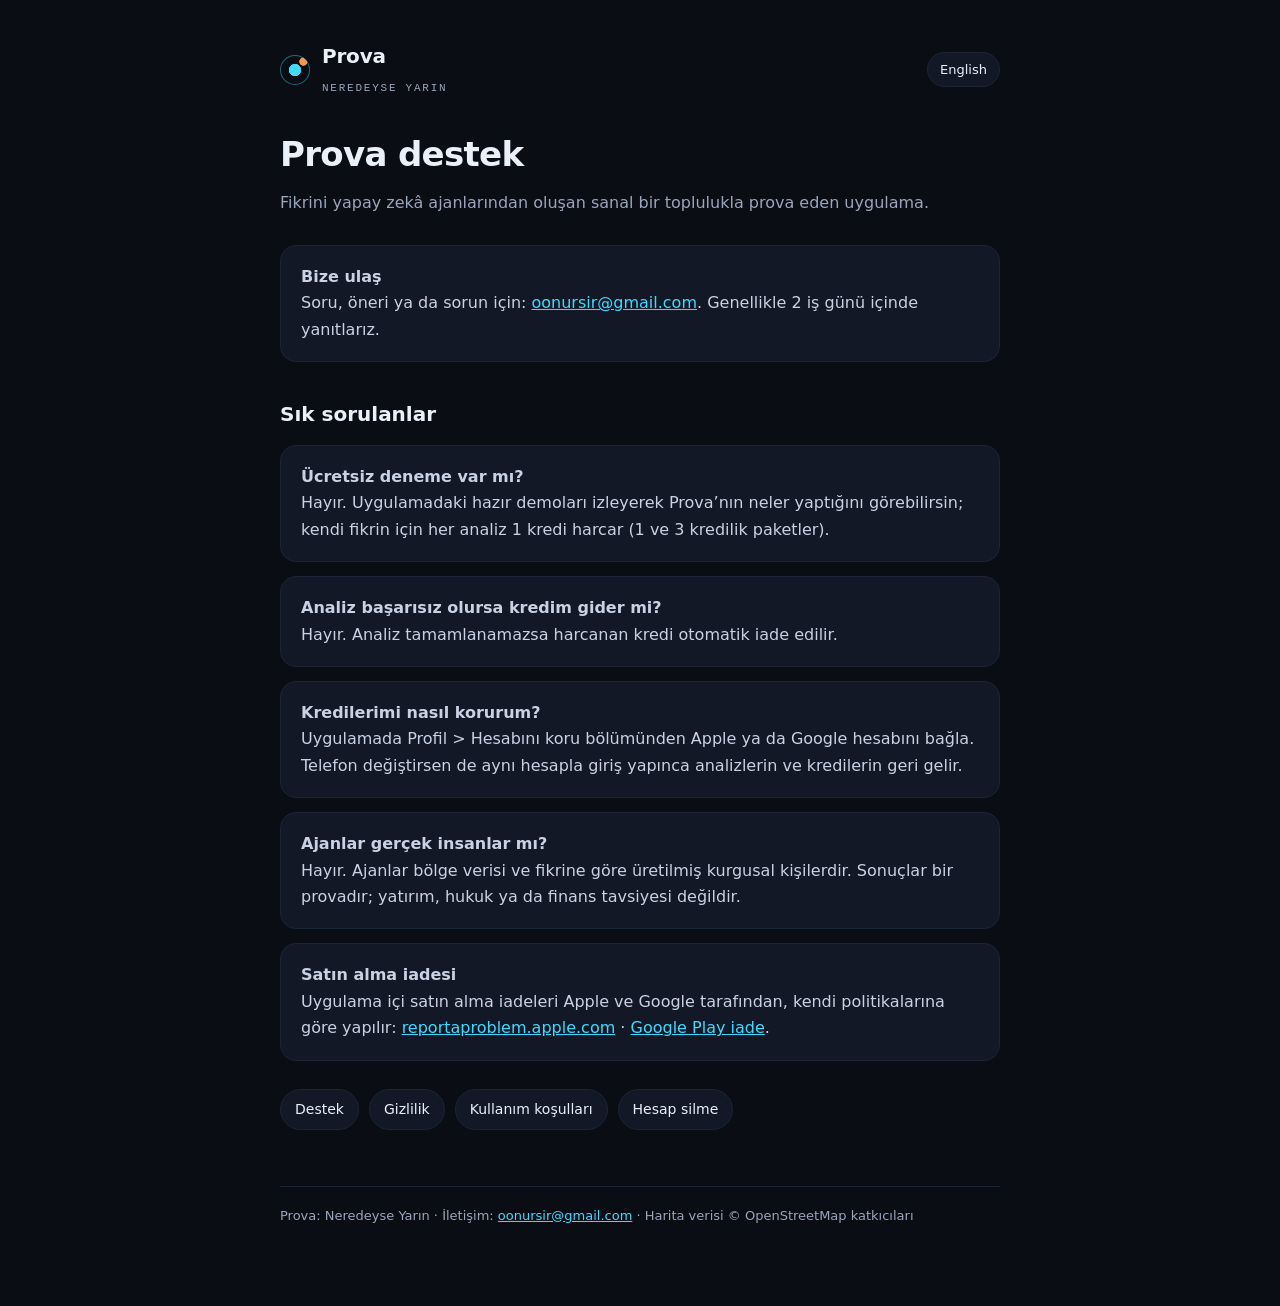
<file: site/index.html>
<!doctype html>
<html lang="tr"><head><meta charset="utf-8"><meta name="viewport" content="width=device-width, initial-scale=1">
<title>Destek · Prova</title><link rel="stylesheet" href="style.css"></head>
<body><main><header><div class="dot"></div><div><b>Prova</b><br><span>NEREDEYSE YARIN</span></div><a class="lang" href="en/index.html" hreflang="en" lang="en">English</a></header>
<h1>Prova destek</h1>
<p class="lede">Fikrini yapay zekâ ajanlarından oluşan sanal bir toplulukla prova eden uygulama.</p>
<div class="card"><b>Bize ulaş</b><br>Soru, öneri ya da sorun için: <a href="mailto:oonursir@gmail.com">oonursir@gmail.com</a>. Genellikle 2 iş günü içinde yanıtlarız.</div>
<h2>Sık sorulanlar</h2>
<div class="card"><b>Ücretsiz deneme var mı?</b><br>Hayır. Uygulamadaki hazır demoları izleyerek Prova’nın neler yaptığını görebilirsin; kendi fikrin için her analiz 1 kredi harcar (1 ve 3 kredilik paketler).</div>
<div class="card"><b>Analiz başarısız olursa kredim gider mi?</b><br>Hayır. Analiz tamamlanamazsa harcanan kredi otomatik iade edilir.</div>
<div class="card"><b>Kredilerimi nasıl korurum?</b><br>Uygulamada Profil &gt; Hesabını koru bölümünden Apple ya da Google hesabını bağla. Telefon değiştirsen de aynı hesapla giriş yapınca analizlerin ve kredilerin geri gelir.</div>
<div class="card"><b>Ajanlar gerçek insanlar mı?</b><br>Hayır. Ajanlar bölge verisi ve fikrine göre üretilmiş kurgusal kişilerdir. Sonuçlar bir provadır; yatırım, hukuk ya da finans tavsiyesi değildir.</div>
<div class="card"><b>Satın alma iadesi</b><br>Uygulama içi satın alma iadeleri Apple ve Google tarafından, kendi politikalarına göre yapılır: <a href="https://reportaproblem.apple.com">reportaproblem.apple.com</a> · <a href="https://support.google.com/googleplay/answer/2479637">Google Play iade</a>.</div>
<nav><a href="index.html">Destek</a><a href="privacy.html">Gizlilik</a><a href="terms.html">Kullanım koşulları</a><a href="delete-account.html">Hesap silme</a></nav>
<footer>Prova: Neredeyse Yarın · İletişim: <a href="mailto:oonursir@gmail.com">oonursir@gmail.com</a> · Harita verisi © OpenStreetMap katkıcıları</footer></main></body></html>
</file>
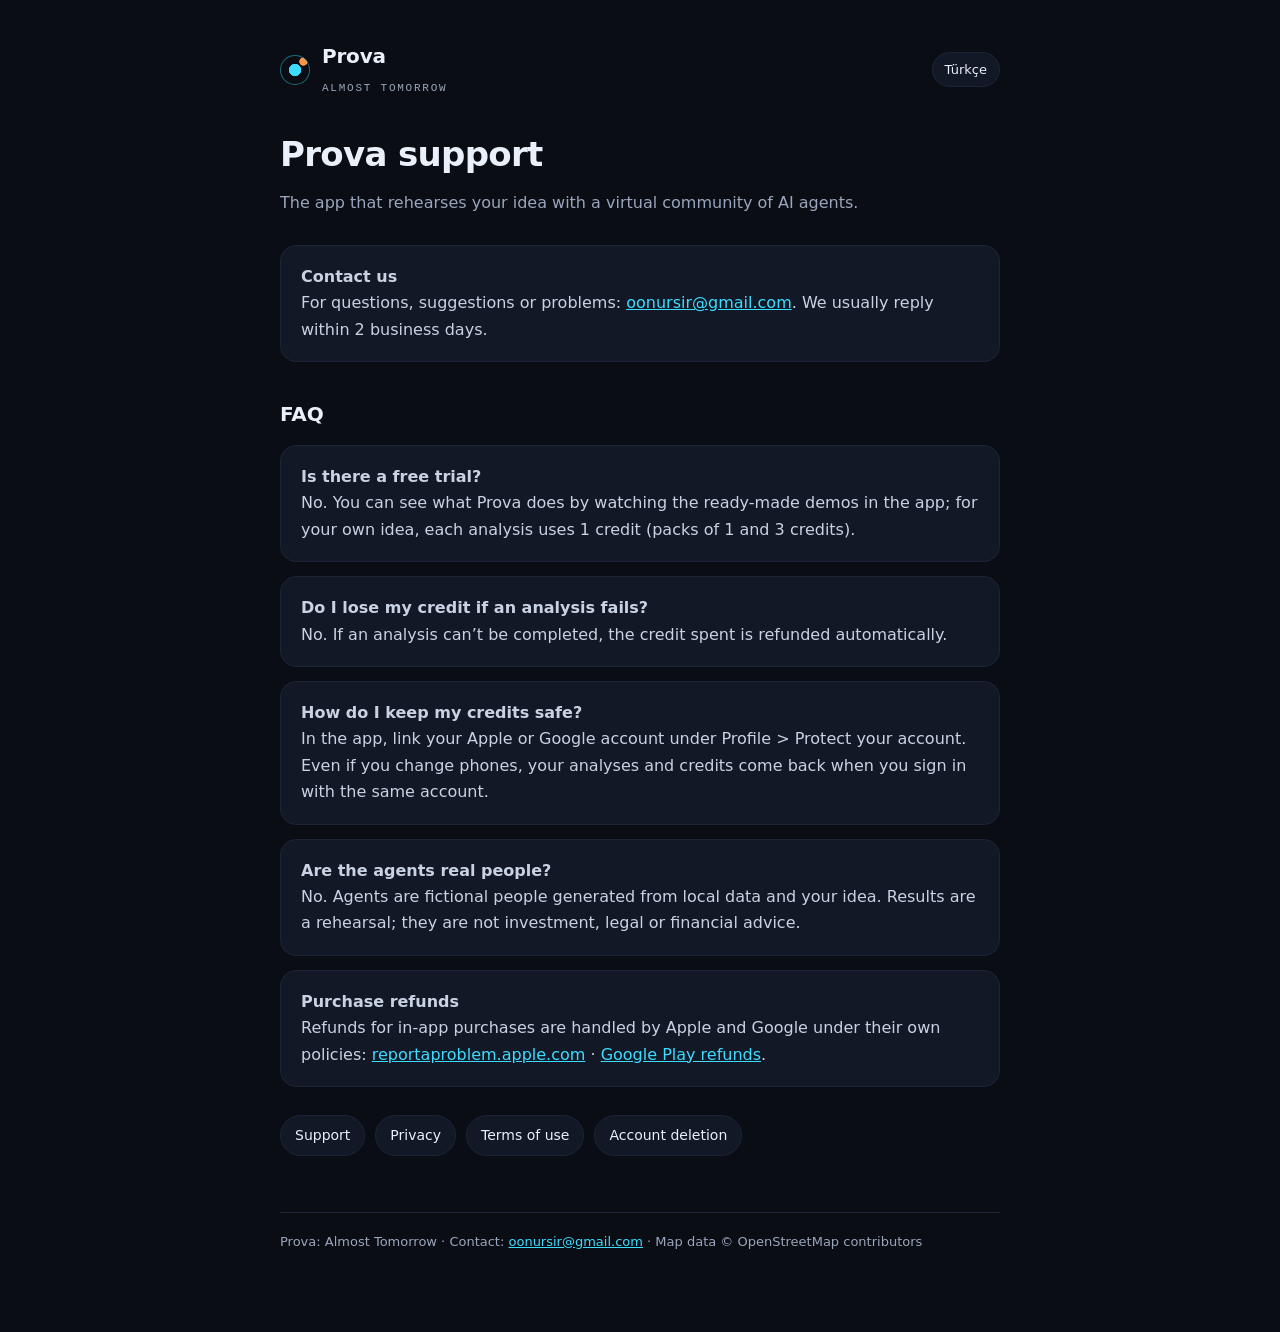
<file: site/en/index.html>
<!doctype html>
<html lang="en"><head><meta charset="utf-8"><meta name="viewport" content="width=device-width, initial-scale=1">
<title>Support · Prova</title><link rel="stylesheet" href="../style.css"></head>
<body><main><header><div class="dot"></div><div><b>Prova</b><br><span>ALMOST TOMORROW</span></div><a class="lang" href="../index.html" hreflang="tr" lang="tr">Türkçe</a></header>
<h1>Prova support</h1>
<p class="lede">The app that rehearses your idea with a virtual community of AI agents.</p>
<div class="card"><b>Contact us</b><br>For questions, suggestions or problems: <a href="mailto:oonursir@gmail.com">oonursir@gmail.com</a>. We usually reply within 2 business days.</div>
<h2>FAQ</h2>
<div class="card"><b>Is there a free trial?</b><br>No. You can see what Prova does by watching the ready-made demos in the app; for your own idea, each analysis uses 1 credit (packs of 1 and 3 credits).</div>
<div class="card"><b>Do I lose my credit if an analysis fails?</b><br>No. If an analysis can’t be completed, the credit spent is refunded automatically.</div>
<div class="card"><b>How do I keep my credits safe?</b><br>In the app, link your Apple or Google account under Profile &gt; Protect your account. Even if you change phones, your analyses and credits come back when you sign in with the same account.</div>
<div class="card"><b>Are the agents real people?</b><br>No. Agents are fictional people generated from local data and your idea. Results are a rehearsal; they are not investment, legal or financial advice.</div>
<div class="card"><b>Purchase refunds</b><br>Refunds for in-app purchases are handled by Apple and Google under their own policies: <a href="https://reportaproblem.apple.com">reportaproblem.apple.com</a> · <a href="https://support.google.com/googleplay/answer/2479637">Google Play refunds</a>.</div>
<nav><a href="index.html">Support</a><a href="privacy.html">Privacy</a><a href="terms.html">Terms of use</a><a href="delete-account.html">Account deletion</a></nav>
<footer>Prova: Almost Tomorrow · Contact: <a href="mailto:oonursir@gmail.com">oonursir@gmail.com</a> · Map data © OpenStreetMap contributors</footer></main></body></html>
</file>
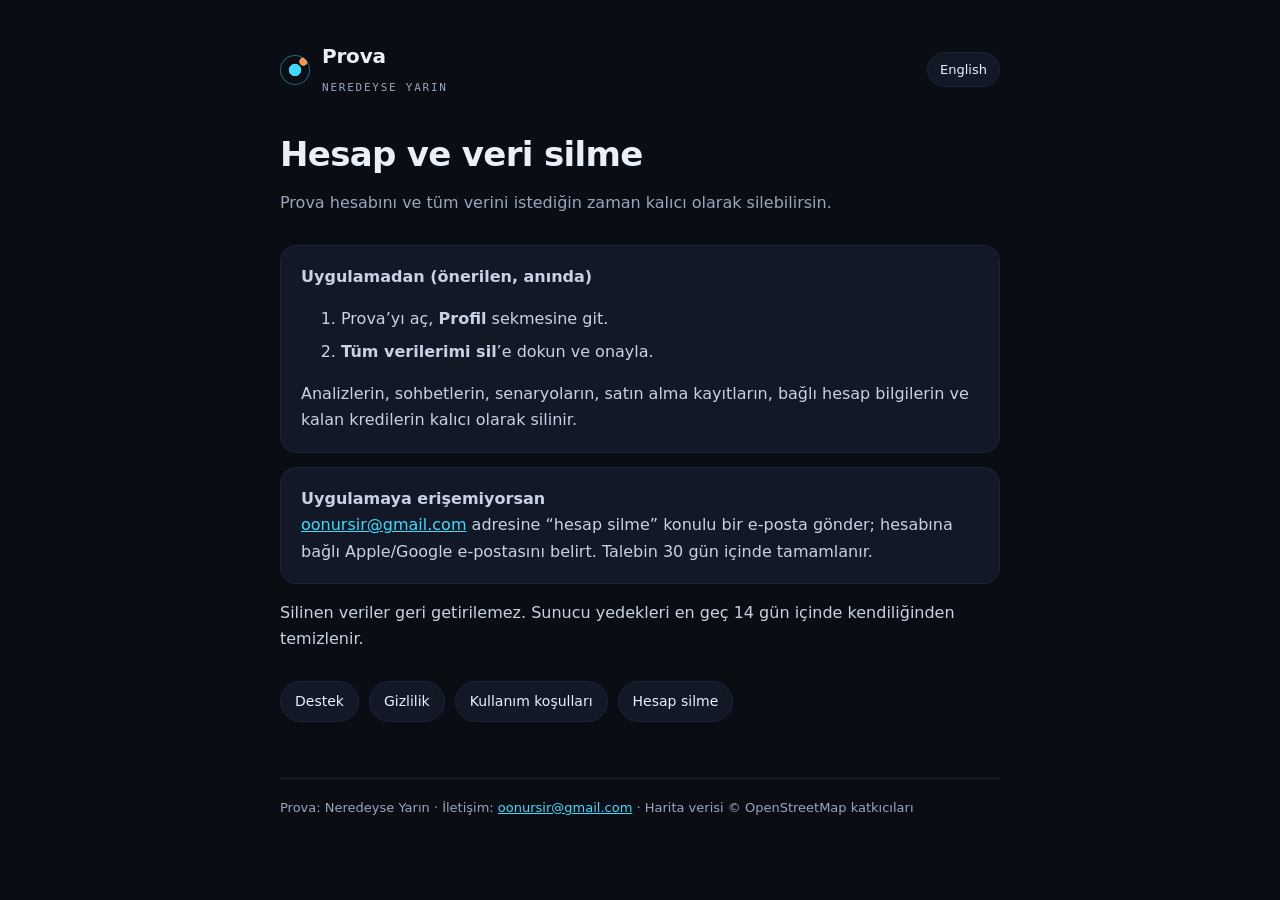
<file: site/delete-account.html>
<!doctype html>
<html lang="tr"><head><meta charset="utf-8"><meta name="viewport" content="width=device-width, initial-scale=1">
<title>Hesap ve veri silme · Prova</title><link rel="stylesheet" href="style.css"></head>
<body><main><header><div class="dot"></div><div><b>Prova</b><br><span>NEREDEYSE YARIN</span></div><a class="lang" href="en/delete-account.html" hreflang="en" lang="en">English</a></header>
<h1>Hesap ve veri silme</h1>
<p class="lede">Prova hesabını ve tüm verini istediğin zaman kalıcı olarak silebilirsin.</p>
<div class="card"><b>Uygulamadan (önerilen, anında)</b><ol><li>Prova’yı aç, <b>Profil</b> sekmesine git.</li><li><b>Tüm verilerimi sil</b>’e dokun ve onayla.</li></ol>Analizlerin, sohbetlerin, senaryoların, satın alma kayıtların, bağlı hesap bilgilerin ve kalan kredilerin kalıcı olarak silinir.</div>
<div class="card"><b>Uygulamaya erişemiyorsan</b><br><a href="mailto:oonursir@gmail.com?subject=Prova%20hesap%20silme">oonursir@gmail.com</a> adresine “hesap silme” konulu bir e-posta gönder; hesabına bağlı Apple/Google e-postasını belirt. Talebin 30 gün içinde tamamlanır.</div>
<p>Silinen veriler geri getirilemez. Sunucu yedekleri en geç 14 gün içinde kendiliğinden temizlenir.</p>
<nav><a href="index.html">Destek</a><a href="privacy.html">Gizlilik</a><a href="terms.html">Kullanım koşulları</a><a href="delete-account.html">Hesap silme</a></nav>
<footer>Prova: Neredeyse Yarın · İletişim: <a href="mailto:oonursir@gmail.com">oonursir@gmail.com</a> · Harita verisi © OpenStreetMap katkıcıları</footer></main></body></html>
</file>
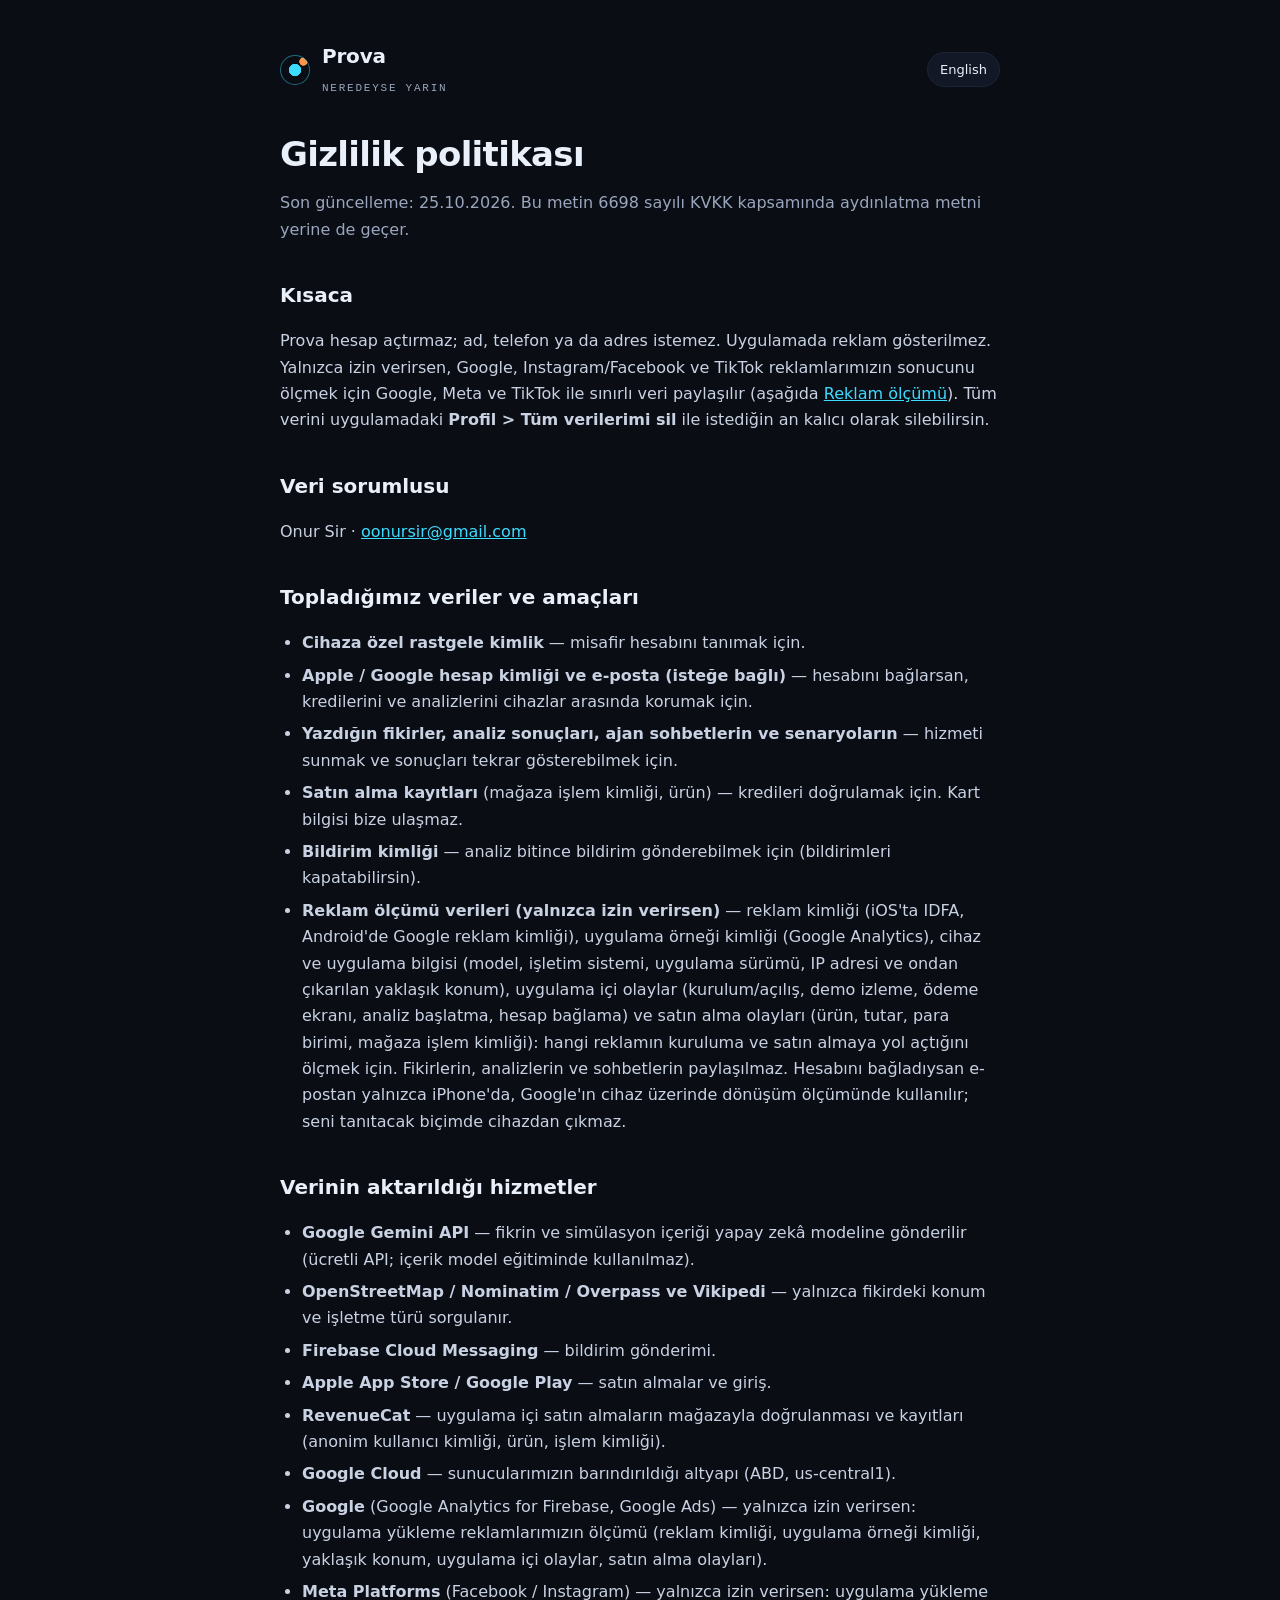
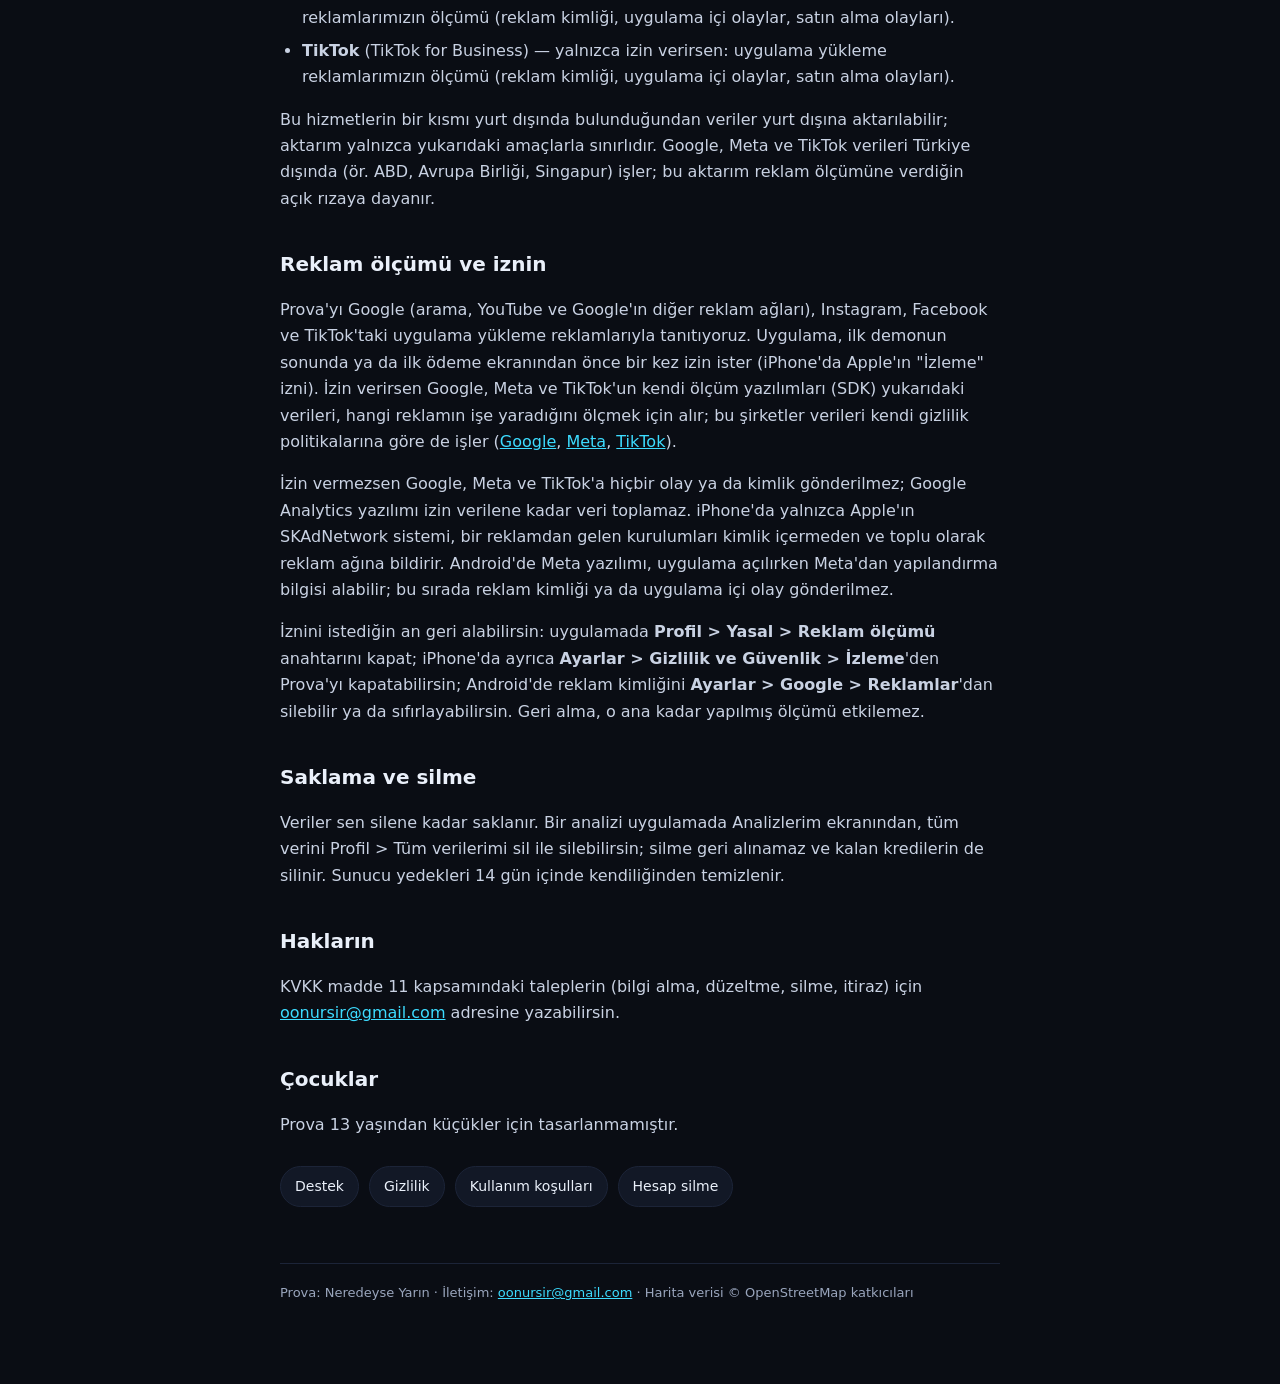
<file: site/privacy.html>
<!doctype html>
<html lang="tr"><head><meta charset="utf-8"><meta name="viewport" content="width=device-width, initial-scale=1">
<title>Gizlilik politikası · Prova</title><link rel="stylesheet" href="style.css"></head>
<body><main><header><div class="dot"></div><div><b>Prova</b><br><span>NEREDEYSE YARIN</span></div><a class="lang" href="en/privacy.html" hreflang="en" lang="en">English</a></header>
<h1>Gizlilik politikası</h1>
<p class="lede">Son güncelleme: 25.10.2026. Bu metin 6698 sayılı KVKK kapsamında aydınlatma metni yerine de geçer.</p>
<h2>Kısaca</h2><p>Prova hesap açtırmaz; ad, telefon ya da adres istemez. Uygulamada reklam gösterilmez. Yalnızca izin verirsen, Google, Instagram/Facebook ve TikTok reklamlarımızın sonucunu ölçmek için Google, Meta ve TikTok ile sınırlı veri paylaşılır (aşağıda <a href="#reklam-olcumu">Reklam ölçümü</a>). Tüm verini uygulamadaki <b>Profil &gt; Tüm verilerimi sil</b> ile istediğin an kalıcı olarak silebilirsin.</p>
<h2>Veri sorumlusu</h2><p>Onur Sir · <a href="mailto:oonursir@gmail.com">oonursir@gmail.com</a></p>
<h2>Topladığımız veriler ve amaçları</h2><ul>
<li><b>Cihaza özel rastgele kimlik</b> — misafir hesabını tanımak için.</li>
<li><b>Apple / Google hesap kimliği ve e-posta (isteğe bağlı)</b> — hesabını bağlarsan, kredilerini ve analizlerini cihazlar arasında korumak için.</li>
<li><b>Yazdığın fikirler, analiz sonuçları, ajan sohbetlerin ve senaryoların</b> — hizmeti sunmak ve sonuçları tekrar gösterebilmek için.</li>
<li><b>Satın alma kayıtları</b> (mağaza işlem kimliği, ürün) — kredileri doğrulamak için. Kart bilgisi bize ulaşmaz.</li>
<li><b>Bildirim kimliği</b> — analiz bitince bildirim gönderebilmek için (bildirimleri kapatabilirsin).</li>
<li><b>Reklam ölçümü verileri (yalnızca izin verirsen)</b> — reklam kimliği (iOS'ta IDFA, Android'de Google reklam kimliği), uygulama örneği kimliği (Google Analytics), cihaz ve uygulama bilgisi (model, işletim sistemi, uygulama sürümü, IP adresi ve ondan çıkarılan yaklaşık konum), uygulama içi olaylar (kurulum/açılış, demo izleme, ödeme ekranı, analiz başlatma, hesap bağlama) ve satın alma olayları (ürün, tutar, para birimi, mağaza işlem kimliği): hangi reklamın kuruluma ve satın almaya yol açtığını ölçmek için. Fikirlerin, analizlerin ve sohbetlerin paylaşılmaz. Hesabını bağladıysan e-postan yalnızca iPhone'da, Google'ın cihaz üzerinde dönüşüm ölçümünde kullanılır; seni tanıtacak biçimde cihazdan çıkmaz.</li></ul>
<h2>Verinin aktarıldığı hizmetler</h2><ul>
<li><b>Google Gemini API</b> — fikrin ve simülasyon içeriği yapay zekâ modeline gönderilir (ücretli API; içerik model eğitiminde kullanılmaz).</li>
<li><b>OpenStreetMap / Nominatim / Overpass ve Vikipedi</b> — yalnızca fikirdeki konum ve işletme türü sorgulanır.</li>
<li><b>Firebase Cloud Messaging</b> — bildirim gönderimi.</li>
<li><b>Apple App Store / Google Play</b> — satın almalar ve giriş.</li>
<li><b>RevenueCat</b> — uygulama içi satın almaların mağazayla doğrulanması ve kayıtları (anonim kullanıcı kimliği, ürün, işlem kimliği).</li>
<li><b>Google Cloud</b> — sunucularımızın barındırıldığı altyapı (ABD, us-central1).</li>
<li><b>Google</b> (Google Analytics for Firebase, Google Ads) — yalnızca izin verirsen: uygulama yükleme reklamlarımızın ölçümü (reklam kimliği, uygulama örneği kimliği, yaklaşık konum, uygulama içi olaylar, satın alma olayları).</li>
<li><b>Meta Platforms</b> (Facebook / Instagram) — yalnızca izin verirsen: uygulama yükleme reklamlarımızın ölçümü (reklam kimliği, uygulama içi olaylar, satın alma olayları).</li>
<li><b>TikTok</b> (TikTok for Business) — yalnızca izin verirsen: uygulama yükleme reklamlarımızın ölçümü (reklam kimliği, uygulama içi olaylar, satın alma olayları).</li></ul>
<p>Bu hizmetlerin bir kısmı yurt dışında bulunduğundan veriler yurt dışına aktarılabilir; aktarım yalnızca yukarıdaki amaçlarla sınırlıdır. Google, Meta ve TikTok verileri Türkiye dışında (ör. ABD, Avrupa Birliği, Singapur) işler; bu aktarım reklam ölçümüne verdiğin açık rızaya dayanır.</p>
<h2 id="reklam-olcumu">Reklam ölçümü ve iznin</h2><p>Prova'yı Google (arama, YouTube ve Google'ın diğer reklam ağları), Instagram, Facebook ve TikTok'taki uygulama yükleme reklamlarıyla tanıtıyoruz. Uygulama, ilk demonun sonunda ya da ilk ödeme ekranından önce bir kez izin ister (iPhone'da Apple'ın "İzleme" izni). İzin verirsen Google, Meta ve TikTok'un kendi ölçüm yazılımları (SDK) yukarıdaki verileri, hangi reklamın işe yaradığını ölçmek için alır; bu şirketler verileri kendi gizlilik politikalarına göre de işler (<a href="https://policies.google.com/privacy">Google</a>, <a href="https://www.facebook.com/privacy/policy">Meta</a>, <a href="https://www.tiktok.com/legal/page/row/privacy-policy/en">TikTok</a>).</p>
<p>İzin vermezsen Google, Meta ve TikTok'a hiçbir olay ya da kimlik gönderilmez; Google Analytics yazılımı izin verilene kadar veri toplamaz. iPhone'da yalnızca Apple'ın SKAdNetwork sistemi, bir reklamdan gelen kurulumları kimlik içermeden ve toplu olarak reklam ağına bildirir. Android'de Meta yazılımı, uygulama açılırken Meta'dan yapılandırma bilgisi alabilir; bu sırada reklam kimliği ya da uygulama içi olay gönderilmez.</p>
<p>İznini istediğin an geri alabilirsin: uygulamada <b>Profil &gt; Yasal &gt; Reklam ölçümü</b> anahtarını kapat; iPhone'da ayrıca <b>Ayarlar &gt; Gizlilik ve Güvenlik &gt; İzleme</b>'den Prova'yı kapatabilirsin; Android'de reklam kimliğini <b>Ayarlar &gt; Google &gt; Reklamlar</b>'dan silebilir ya da sıfırlayabilirsin. Geri alma, o ana kadar yapılmış ölçümü etkilemez.</p>
<h2>Saklama ve silme</h2><p>Veriler sen silene kadar saklanır. Bir analizi uygulamada Analizlerim ekranından, tüm verini Profil &gt; Tüm verilerimi sil ile silebilirsin; silme geri alınamaz ve kalan kredilerin de silinir. Sunucu yedekleri 14 gün içinde kendiliğinden temizlenir.</p>
<h2>Hakların</h2><p>KVKK madde 11 kapsamındaki taleplerin (bilgi alma, düzeltme, silme, itiraz) için <a href="mailto:oonursir@gmail.com">oonursir@gmail.com</a> adresine yazabilirsin.</p>
<h2>Çocuklar</h2><p>Prova 13 yaşından küçükler için tasarlanmamıştır.</p>
<nav><a href="index.html">Destek</a><a href="privacy.html">Gizlilik</a><a href="terms.html">Kullanım koşulları</a><a href="delete-account.html">Hesap silme</a></nav>
<footer>Prova: Neredeyse Yarın · İletişim: <a href="mailto:oonursir@gmail.com">oonursir@gmail.com</a> · Harita verisi © OpenStreetMap katkıcıları</footer></main></body></html>
</file>
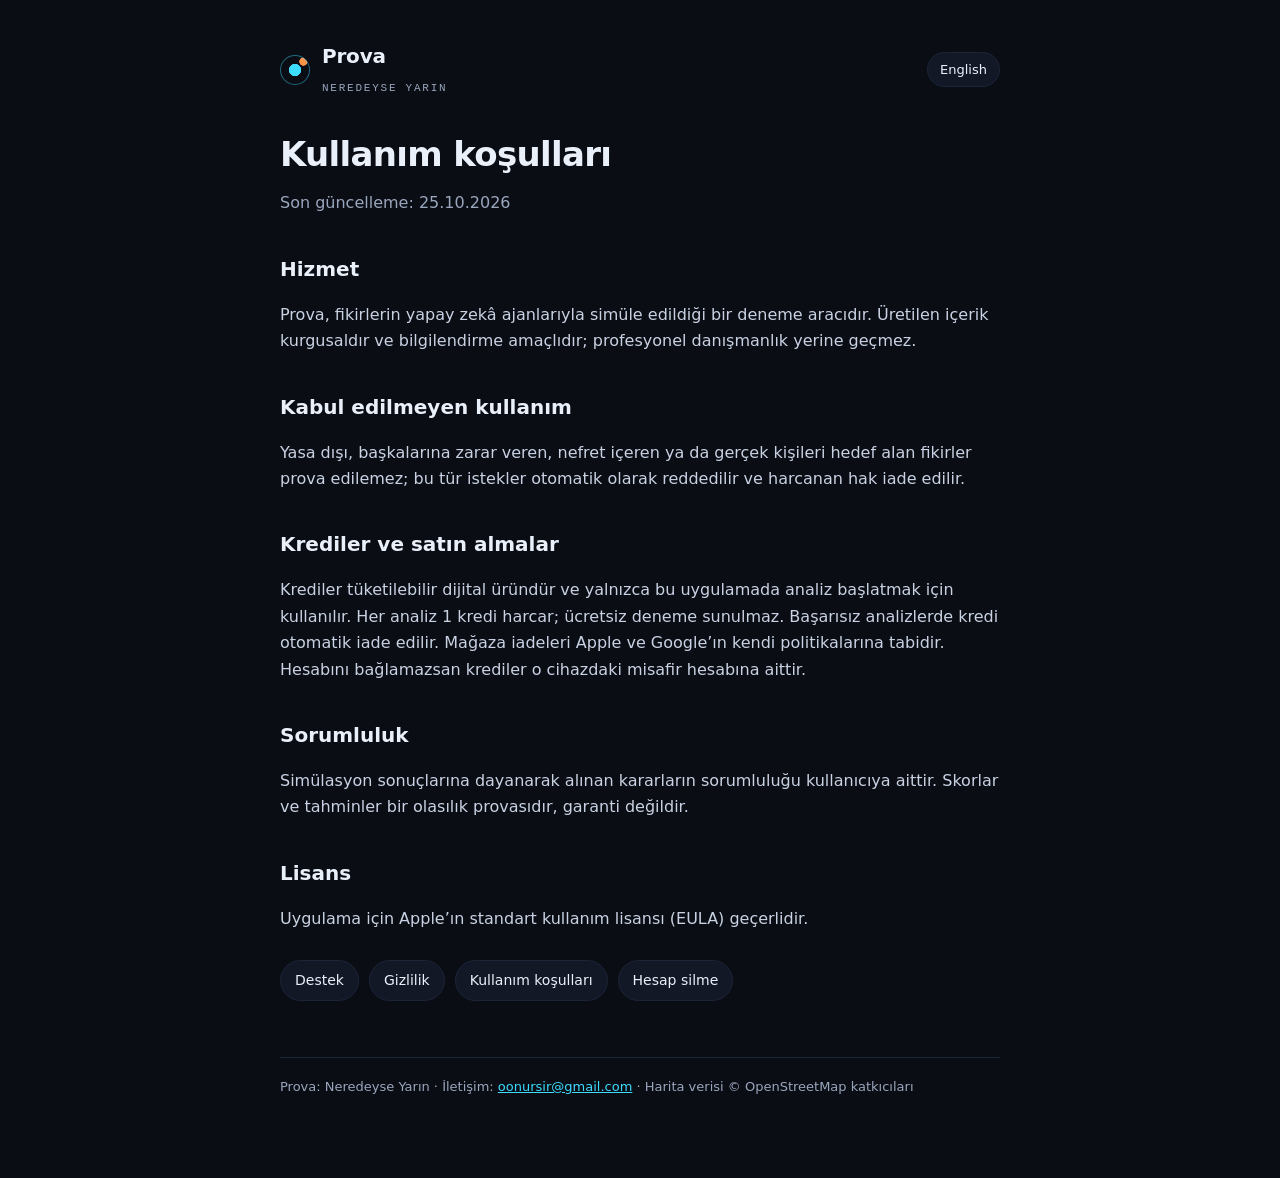
<file: site/terms.html>
<!doctype html>
<html lang="tr"><head><meta charset="utf-8"><meta name="viewport" content="width=device-width, initial-scale=1">
<title>Kullanım koşulları · Prova</title><link rel="stylesheet" href="style.css"></head>
<body><main><header><div class="dot"></div><div><b>Prova</b><br><span>NEREDEYSE YARIN</span></div><a class="lang" href="en/terms.html" hreflang="en" lang="en">English</a></header>
<h1>Kullanım koşulları</h1>
<p class="lede">Son güncelleme: 25.10.2026</p>
<h2>Hizmet</h2><p>Prova, fikirlerin yapay zekâ ajanlarıyla simüle edildiği bir deneme aracıdır. Üretilen içerik kurgusaldır ve bilgilendirme amaçlıdır; profesyonel danışmanlık yerine geçmez.</p>
<h2>Kabul edilmeyen kullanım</h2><p>Yasa dışı, başkalarına zarar veren, nefret içeren ya da gerçek kişileri hedef alan fikirler prova edilemez; bu tür istekler otomatik olarak reddedilir ve harcanan hak iade edilir.</p>
<h2>Krediler ve satın almalar</h2><p>Krediler tüketilebilir dijital üründür ve yalnızca bu uygulamada analiz başlatmak için kullanılır. Her analiz 1 kredi harcar; ücretsiz deneme sunulmaz. Başarısız analizlerde kredi otomatik iade edilir. Mağaza iadeleri Apple ve Google’ın kendi politikalarına tabidir. Hesabını bağlamazsan krediler o cihazdaki misafir hesabına aittir.</p>
<h2>Sorumluluk</h2><p>Simülasyon sonuçlarına dayanarak alınan kararların sorumluluğu kullanıcıya aittir. Skorlar ve tahminler bir olasılık provasıdır, garanti değildir.</p>
<h2>Lisans</h2><p>Uygulama için Apple’ın standart kullanım lisansı (EULA) geçerlidir.</p>
<nav><a href="index.html">Destek</a><a href="privacy.html">Gizlilik</a><a href="terms.html">Kullanım koşulları</a><a href="delete-account.html">Hesap silme</a></nav>
<footer>Prova: Neredeyse Yarın · İletişim: <a href="mailto:oonursir@gmail.com">oonursir@gmail.com</a> · Harita verisi © OpenStreetMap katkıcıları</footer></main></body></html>
</file>
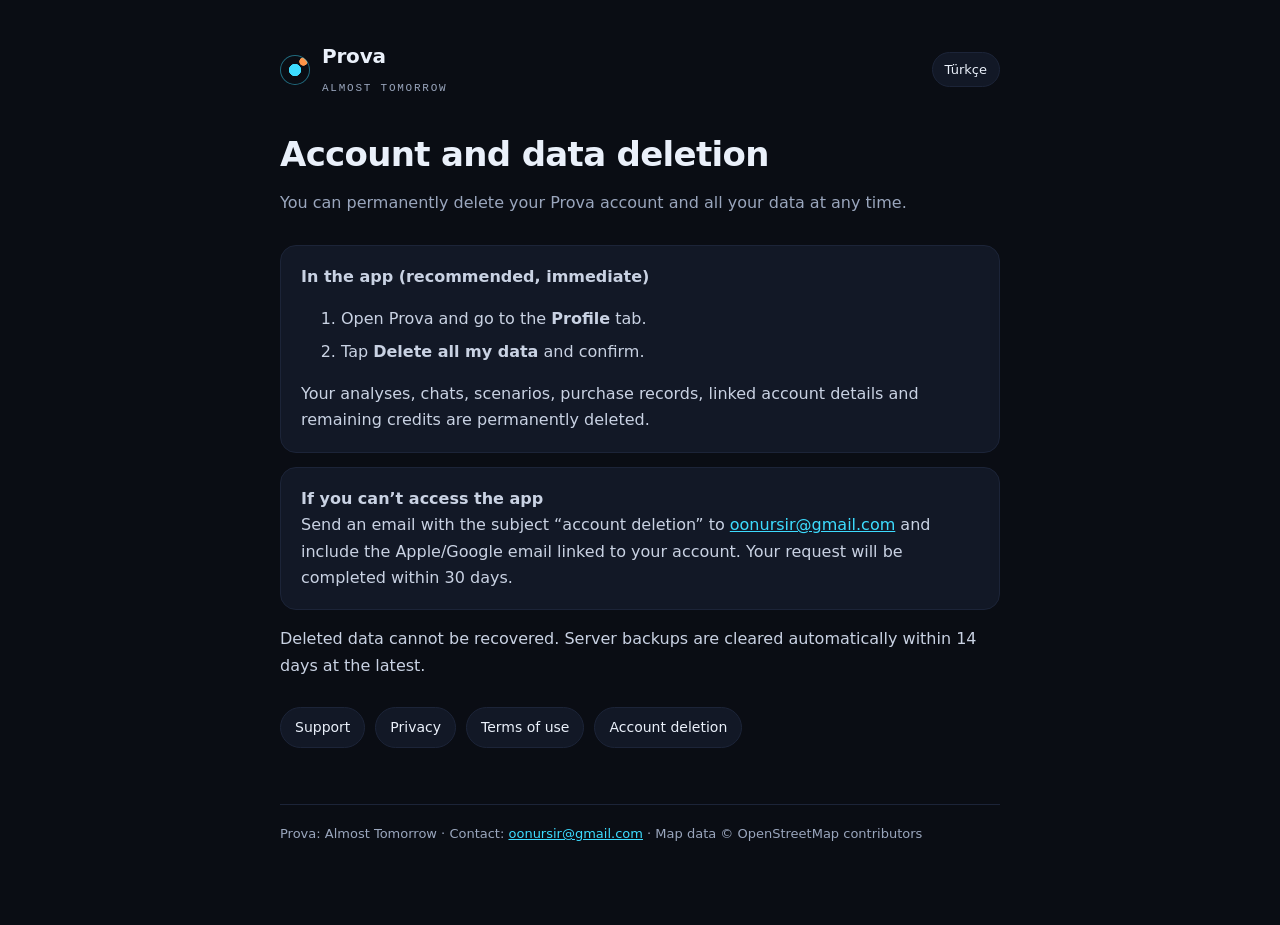
<file: site/en/delete-account.html>
<!doctype html>
<html lang="en"><head><meta charset="utf-8"><meta name="viewport" content="width=device-width, initial-scale=1">
<title>Account and data deletion · Prova</title><link rel="stylesheet" href="../style.css"></head>
<body><main><header><div class="dot"></div><div><b>Prova</b><br><span>ALMOST TOMORROW</span></div><a class="lang" href="../delete-account.html" hreflang="tr" lang="tr">Türkçe</a></header>
<h1>Account and data deletion</h1>
<p class="lede">You can permanently delete your Prova account and all your data at any time.</p>
<div class="card"><b>In the app (recommended, immediate)</b><ol><li>Open Prova and go to the <b>Profile</b> tab.</li><li>Tap <b>Delete all my data</b> and confirm.</li></ol>Your analyses, chats, scenarios, purchase records, linked account details and remaining credits are permanently deleted.</div>
<div class="card"><b>If you can’t access the app</b><br>Send an email with the subject “account deletion” to <a href="mailto:oonursir@gmail.com?subject=Prova%20account%20deletion">oonursir@gmail.com</a> and include the Apple/Google email linked to your account. Your request will be completed within 30 days.</div>
<p>Deleted data cannot be recovered. Server backups are cleared automatically within 14 days at the latest.</p>
<nav><a href="index.html">Support</a><a href="privacy.html">Privacy</a><a href="terms.html">Terms of use</a><a href="delete-account.html">Account deletion</a></nav>
<footer>Prova: Almost Tomorrow · Contact: <a href="mailto:oonursir@gmail.com">oonursir@gmail.com</a> · Map data © OpenStreetMap contributors</footer></main></body></html>
</file>
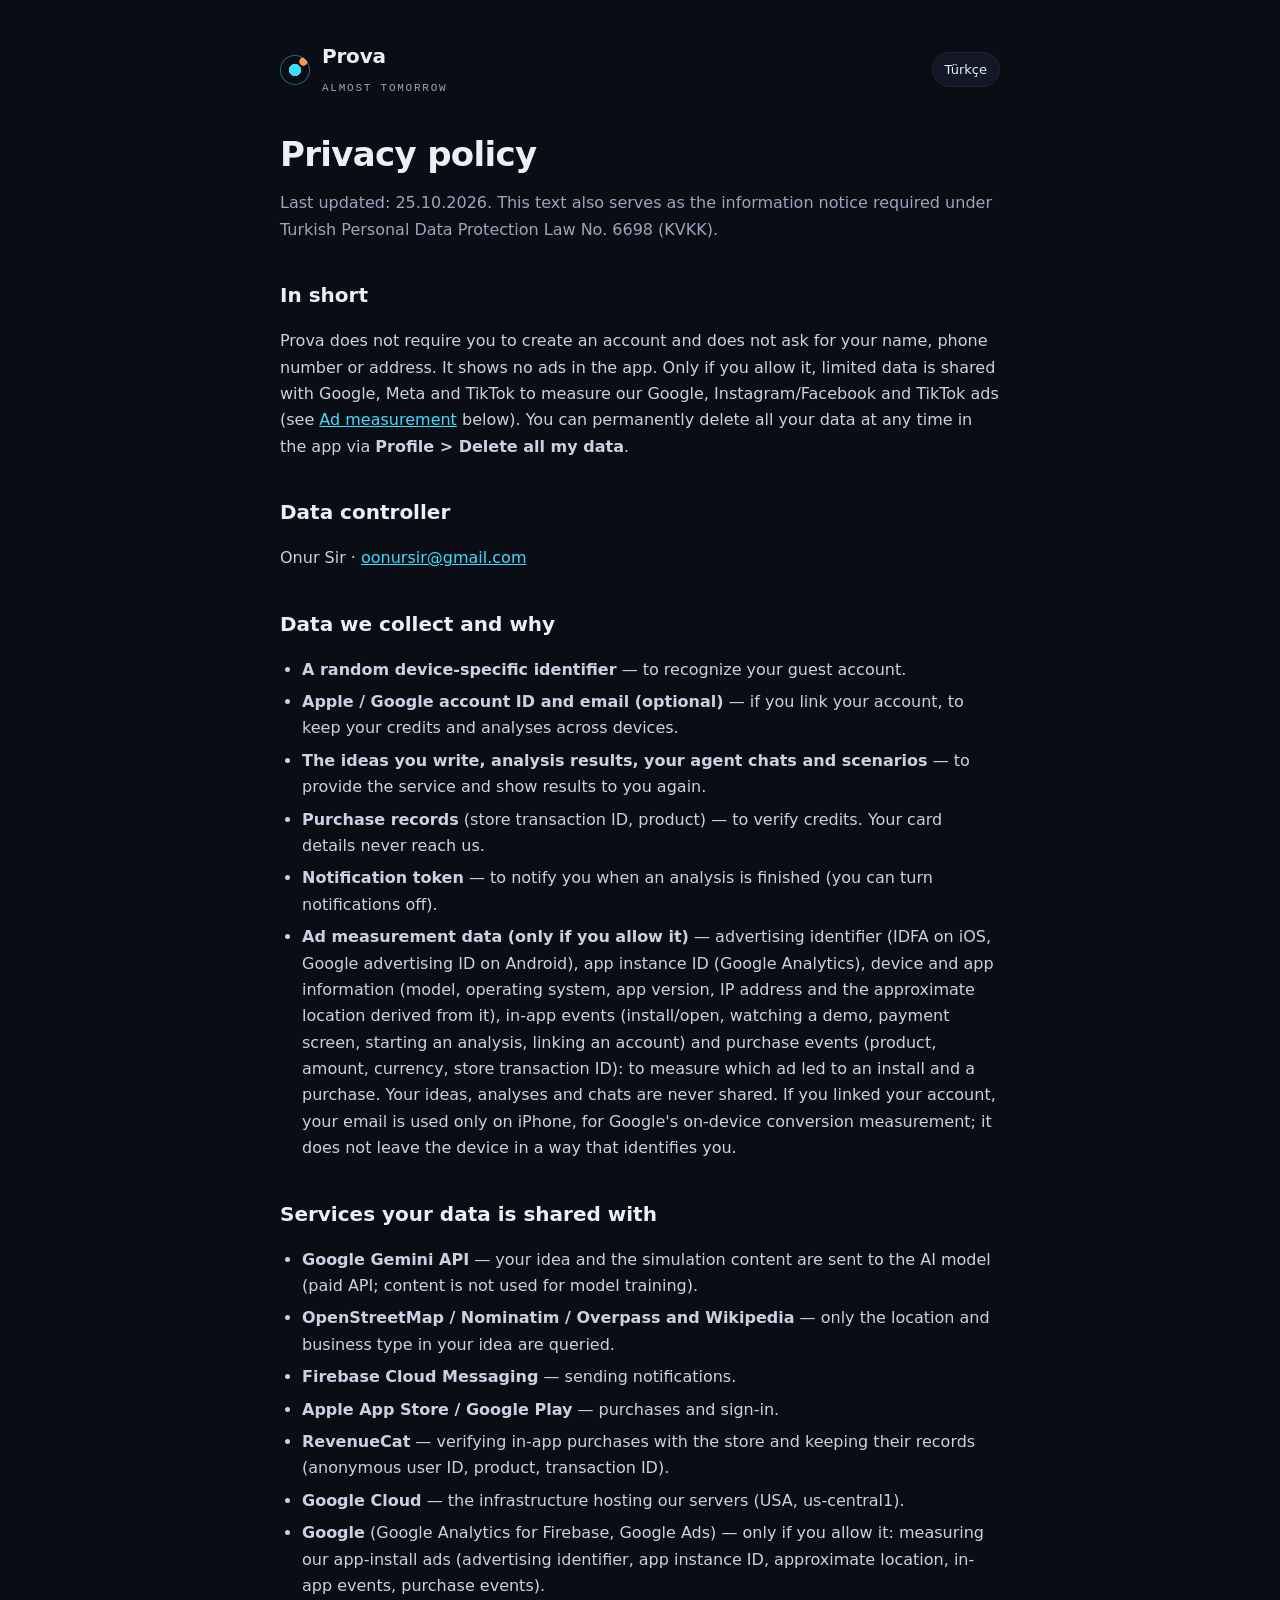
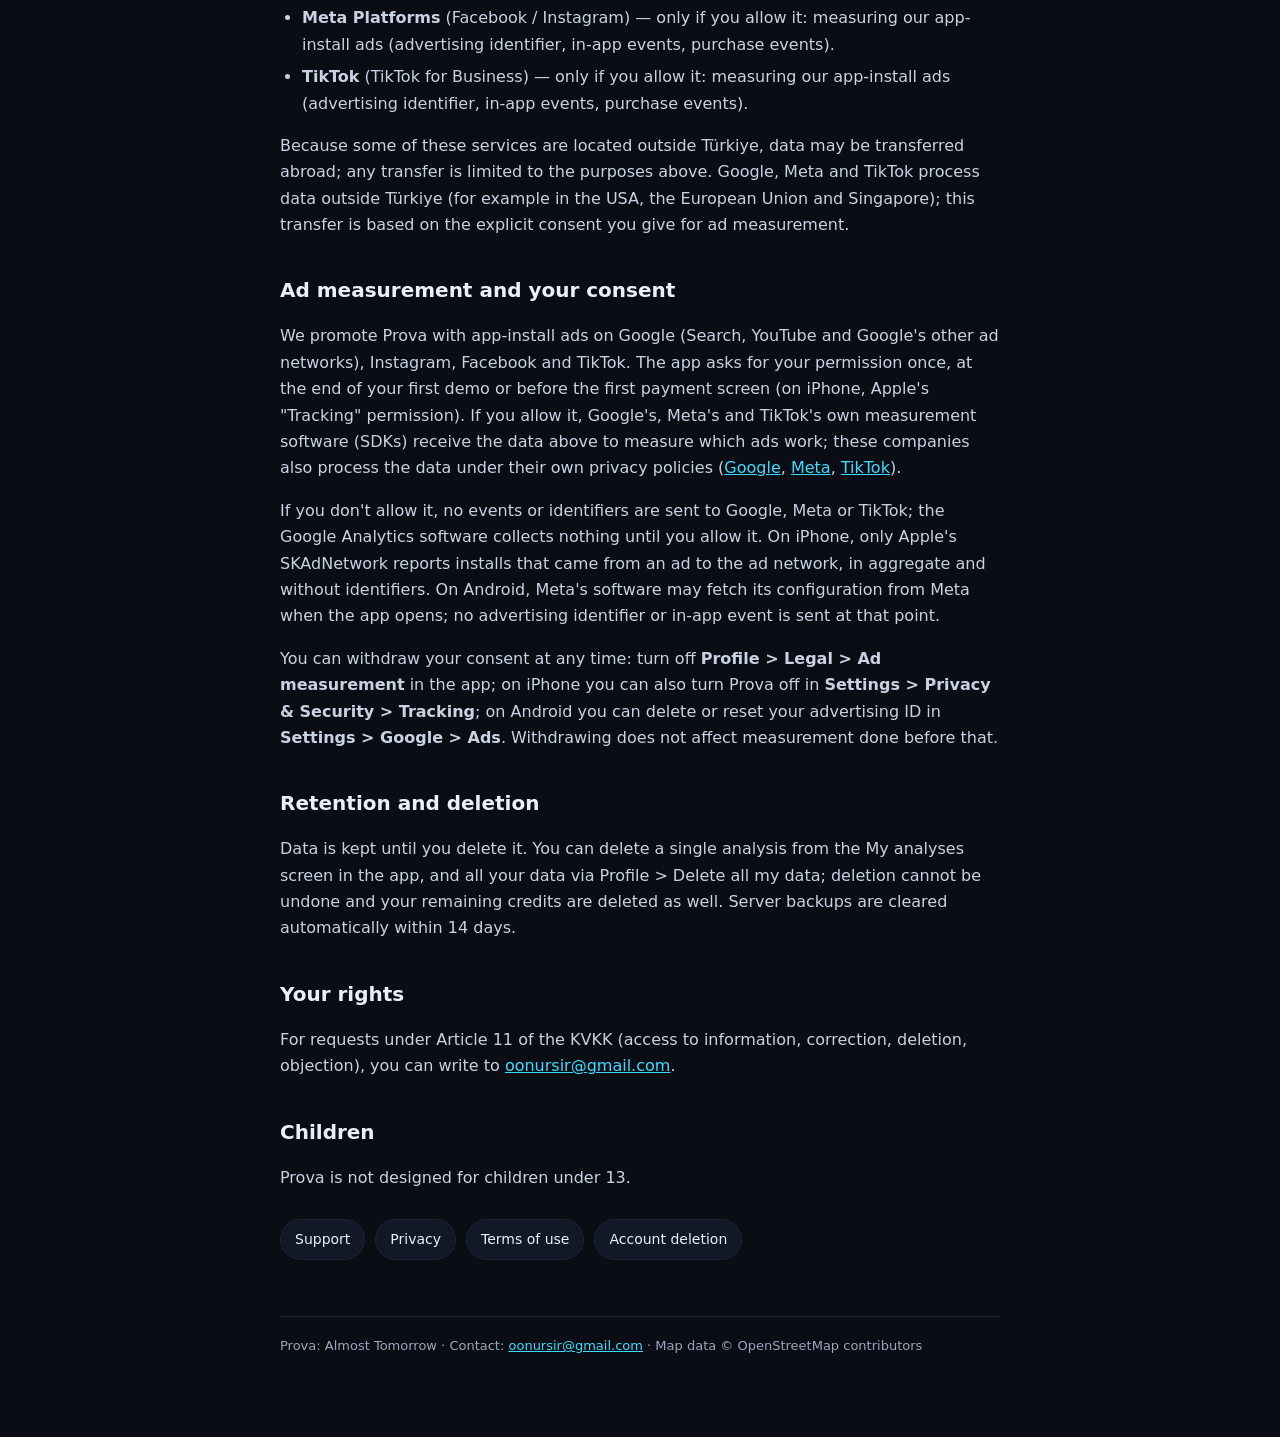
<file: site/en/privacy.html>
<!doctype html>
<html lang="en"><head><meta charset="utf-8"><meta name="viewport" content="width=device-width, initial-scale=1">
<title>Privacy policy · Prova</title><link rel="stylesheet" href="../style.css"></head>
<body><main><header><div class="dot"></div><div><b>Prova</b><br><span>ALMOST TOMORROW</span></div><a class="lang" href="../privacy.html" hreflang="tr" lang="tr">Türkçe</a></header>
<h1>Privacy policy</h1>
<p class="lede">Last updated: 25.10.2026. This text also serves as the information notice required under Turkish Personal Data Protection Law No. 6698 (KVKK).</p>
<h2>In short</h2><p>Prova does not require you to create an account and does not ask for your name, phone number or address. It shows no ads in the app. Only if you allow it, limited data is shared with Google, Meta and TikTok to measure our Google, Instagram/Facebook and TikTok ads (see <a href="#ad-measurement">Ad measurement</a> below). You can permanently delete all your data at any time in the app via <b>Profile &gt; Delete all my data</b>.</p>
<h2>Data controller</h2><p>Onur Sir · <a href="mailto:oonursir@gmail.com">oonursir@gmail.com</a></p>
<h2>Data we collect and why</h2><ul>
<li><b>A random device-specific identifier</b> — to recognize your guest account.</li>
<li><b>Apple / Google account ID and email (optional)</b> — if you link your account, to keep your credits and analyses across devices.</li>
<li><b>The ideas you write, analysis results, your agent chats and scenarios</b> — to provide the service and show results to you again.</li>
<li><b>Purchase records</b> (store transaction ID, product) — to verify credits. Your card details never reach us.</li>
<li><b>Notification token</b> — to notify you when an analysis is finished (you can turn notifications off).</li>
<li><b>Ad measurement data (only if you allow it)</b> — advertising identifier (IDFA on iOS, Google advertising ID on Android), app instance ID (Google Analytics), device and app information (model, operating system, app version, IP address and the approximate location derived from it), in-app events (install/open, watching a demo, payment screen, starting an analysis, linking an account) and purchase events (product, amount, currency, store transaction ID): to measure which ad led to an install and a purchase. Your ideas, analyses and chats are never shared. If you linked your account, your email is used only on iPhone, for Google's on-device conversion measurement; it does not leave the device in a way that identifies you.</li></ul>
<h2>Services your data is shared with</h2><ul>
<li><b>Google Gemini API</b> — your idea and the simulation content are sent to the AI model (paid API; content is not used for model training).</li>
<li><b>OpenStreetMap / Nominatim / Overpass and Wikipedia</b> — only the location and business type in your idea are queried.</li>
<li><b>Firebase Cloud Messaging</b> — sending notifications.</li>
<li><b>Apple App Store / Google Play</b> — purchases and sign-in.</li>
<li><b>RevenueCat</b> — verifying in-app purchases with the store and keeping their records (anonymous user ID, product, transaction ID).</li>
<li><b>Google Cloud</b> — the infrastructure hosting our servers (USA, us-central1).</li>
<li><b>Google</b> (Google Analytics for Firebase, Google Ads) — only if you allow it: measuring our app-install ads (advertising identifier, app instance ID, approximate location, in-app events, purchase events).</li>
<li><b>Meta Platforms</b> (Facebook / Instagram) — only if you allow it: measuring our app-install ads (advertising identifier, in-app events, purchase events).</li>
<li><b>TikTok</b> (TikTok for Business) — only if you allow it: measuring our app-install ads (advertising identifier, in-app events, purchase events).</li></ul>
<p>Because some of these services are located outside Türkiye, data may be transferred abroad; any transfer is limited to the purposes above. Google, Meta and TikTok process data outside Türkiye (for example in the USA, the European Union and Singapore); this transfer is based on the explicit consent you give for ad measurement.</p>
<h2 id="ad-measurement">Ad measurement and your consent</h2><p>We promote Prova with app-install ads on Google (Search, YouTube and Google's other ad networks), Instagram, Facebook and TikTok. The app asks for your permission once, at the end of your first demo or before the first payment screen (on iPhone, Apple's "Tracking" permission). If you allow it, Google's, Meta's and TikTok's own measurement software (SDKs) receive the data above to measure which ads work; these companies also process the data under their own privacy policies (<a href="https://policies.google.com/privacy">Google</a>, <a href="https://www.facebook.com/privacy/policy">Meta</a>, <a href="https://www.tiktok.com/legal/page/row/privacy-policy/en">TikTok</a>).</p>
<p>If you don't allow it, no events or identifiers are sent to Google, Meta or TikTok; the Google Analytics software collects nothing until you allow it. On iPhone, only Apple's SKAdNetwork reports installs that came from an ad to the ad network, in aggregate and without identifiers. On Android, Meta's software may fetch its configuration from Meta when the app opens; no advertising identifier or in-app event is sent at that point.</p>
<p>You can withdraw your consent at any time: turn off <b>Profile &gt; Legal &gt; Ad measurement</b> in the app; on iPhone you can also turn Prova off in <b>Settings &gt; Privacy &amp; Security &gt; Tracking</b>; on Android you can delete or reset your advertising ID in <b>Settings &gt; Google &gt; Ads</b>. Withdrawing does not affect measurement done before that.</p>
<h2>Retention and deletion</h2><p>Data is kept until you delete it. You can delete a single analysis from the My analyses screen in the app, and all your data via Profile &gt; Delete all my data; deletion cannot be undone and your remaining credits are deleted as well. Server backups are cleared automatically within 14 days.</p>
<h2>Your rights</h2><p>For requests under Article 11 of the KVKK (access to information, correction, deletion, objection), you can write to <a href="mailto:oonursir@gmail.com">oonursir@gmail.com</a>.</p>
<h2>Children</h2><p>Prova is not designed for children under 13.</p>
<nav><a href="index.html">Support</a><a href="privacy.html">Privacy</a><a href="terms.html">Terms of use</a><a href="delete-account.html">Account deletion</a></nav>
<footer>Prova: Almost Tomorrow · Contact: <a href="mailto:oonursir@gmail.com">oonursir@gmail.com</a> · Map data © OpenStreetMap contributors</footer></main></body></html>
</file>
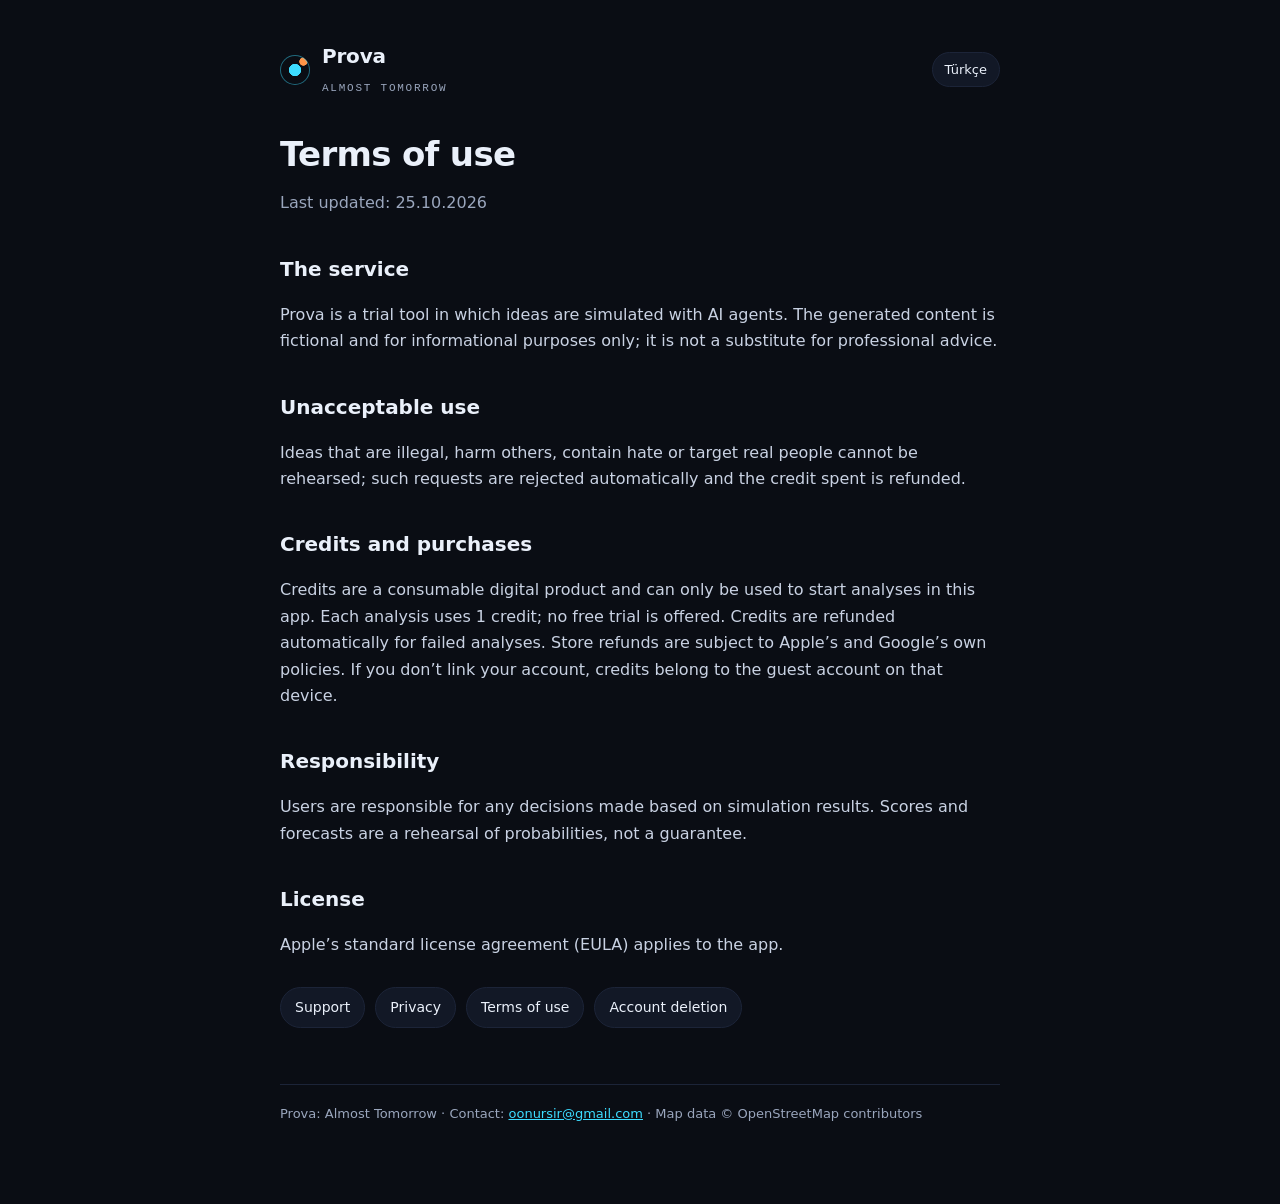
<file: site/en/terms.html>
<!doctype html>
<html lang="en"><head><meta charset="utf-8"><meta name="viewport" content="width=device-width, initial-scale=1">
<title>Terms of use · Prova</title><link rel="stylesheet" href="../style.css"></head>
<body><main><header><div class="dot"></div><div><b>Prova</b><br><span>ALMOST TOMORROW</span></div><a class="lang" href="../terms.html" hreflang="tr" lang="tr">Türkçe</a></header>
<h1>Terms of use</h1>
<p class="lede">Last updated: 25.10.2026</p>
<h2>The service</h2><p>Prova is a trial tool in which ideas are simulated with AI agents. The generated content is fictional and for informational purposes only; it is not a substitute for professional advice.</p>
<h2>Unacceptable use</h2><p>Ideas that are illegal, harm others, contain hate or target real people cannot be rehearsed; such requests are rejected automatically and the credit spent is refunded.</p>
<h2>Credits and purchases</h2><p>Credits are a consumable digital product and can only be used to start analyses in this app. Each analysis uses 1 credit; no free trial is offered. Credits are refunded automatically for failed analyses. Store refunds are subject to Apple’s and Google’s own policies. If you don’t link your account, credits belong to the guest account on that device.</p>
<h2>Responsibility</h2><p>Users are responsible for any decisions made based on simulation results. Scores and forecasts are a rehearsal of probabilities, not a guarantee.</p>
<h2>License</h2><p>Apple’s standard license agreement (EULA) applies to the app.</p>
<nav><a href="index.html">Support</a><a href="privacy.html">Privacy</a><a href="terms.html">Terms of use</a><a href="delete-account.html">Account deletion</a></nav>
<footer>Prova: Almost Tomorrow · Contact: <a href="mailto:oonursir@gmail.com">oonursir@gmail.com</a> · Map data © OpenStreetMap contributors</footer></main></body></html>
</file>
<file: site/style.css>
:root { --bg:#0A0D14; --card:#121826; --line:#1C2438; --text:#EAF0FA; --text2:#C9D2E3; --muted:#9AA6BD; --cyan:#3DDCFF; --orange:#FF9447; }
* { box-sizing: border-box; }
body { margin:0; background:var(--bg); color:var(--text2); font:16px/1.65 "IBM Plex Sans", system-ui, -apple-system, "Segoe UI", sans-serif; }
main { max-width: 760px; margin: 0 auto; padding: 40px 20px 80px; }
a { color: var(--cyan); }
header { display:flex; align-items:center; gap:12px; margin-bottom: 36px; }
header b { color: var(--text); font-size: 20px; letter-spacing: -0.01em; }
header span { color: var(--muted); font: 500 11px ui-monospace, monospace; letter-spacing: .16em; }
.dot { width:30px; height:30px; border-radius:50%; background: radial-gradient(circle, var(--cyan) 30%, transparent 32%), radial-gradient(circle at 80% 20%, var(--orange) 12%, transparent 14%); border:1.5px solid rgba(61,220,255,.45); }
h1 { color: var(--text); font-size: 34px; line-height: 1.15; letter-spacing: -0.02em; margin: 0 0 8px; }
h2 { color: var(--text); font-size: 20px; margin: 36px 0 10px; }
.lede { color: var(--muted); margin-bottom: 28px; }
.card { background: var(--card); border: 1px solid var(--line); border-radius: 16px; padding: 18px 20px; margin: 14px 0; }
ul { padding-left: 22px; } li { margin-bottom: 6px; }
nav { display:flex; flex-wrap:wrap; gap:10px; margin: 28px 0; }
nav a { text-decoration:none; background: var(--card); border:1px solid var(--line); border-radius: 999px; padding: 8px 14px; color: var(--text); font-size: 14px; }
footer { margin-top: 56px; color: var(--muted); font-size: 13px; border-top: 1px solid var(--line); padding-top: 18px; }
.lang { margin-left:auto; text-decoration:none; background: var(--card); border:1px solid var(--line); border-radius: 999px; padding: 6px 12px; color: var(--text); font-size: 13px; }
</file>
